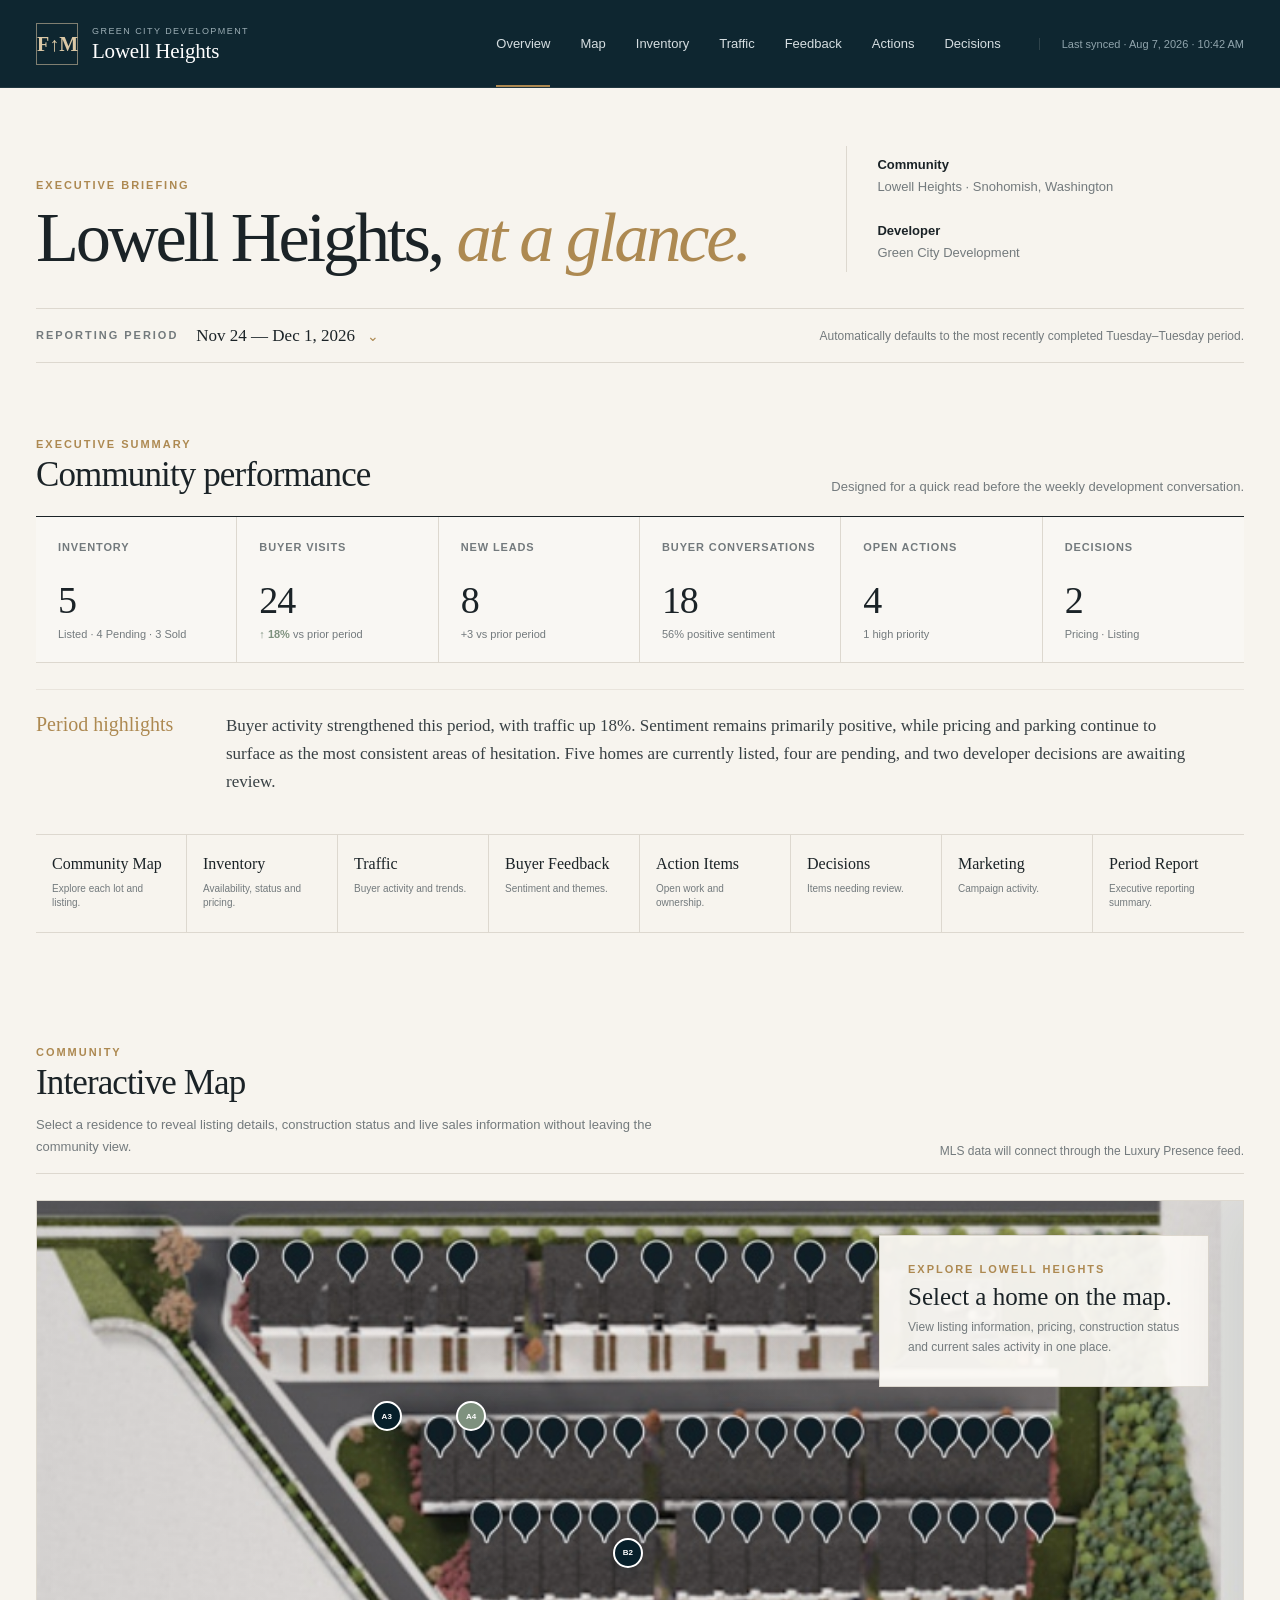
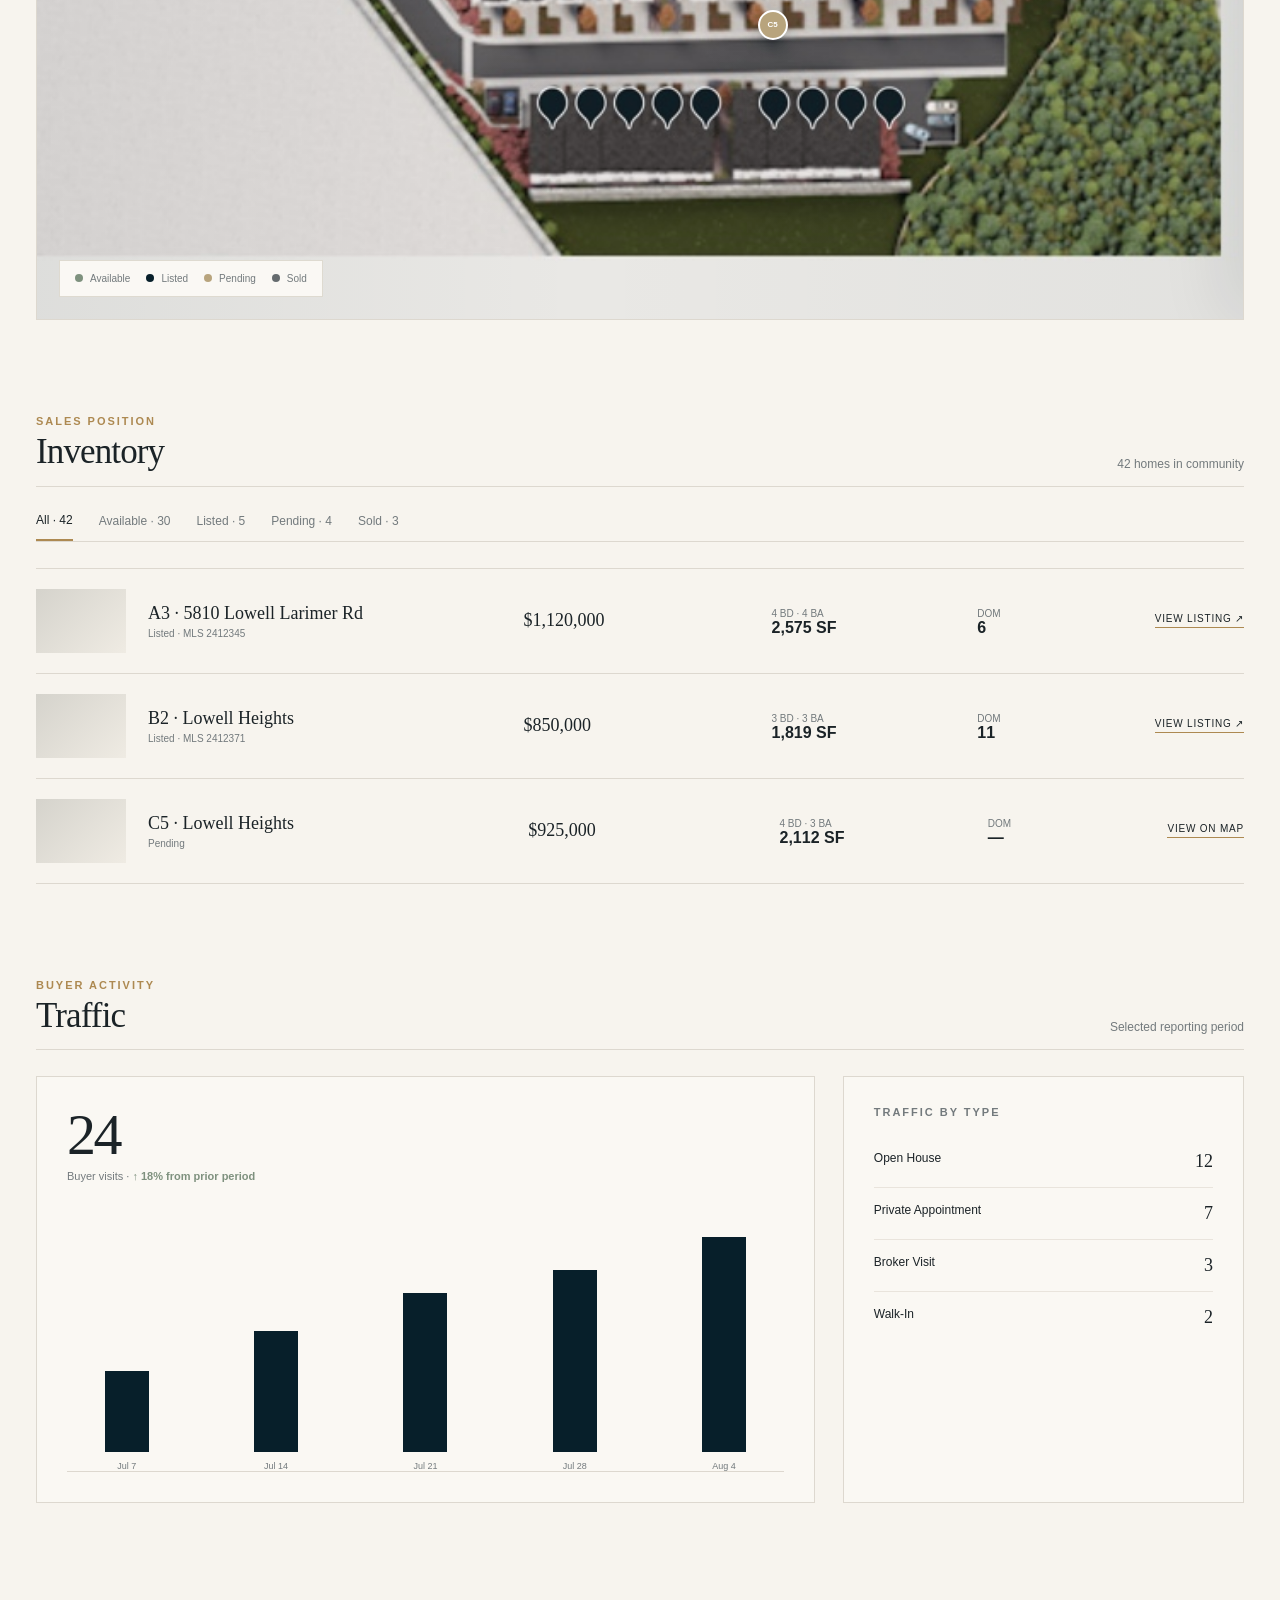
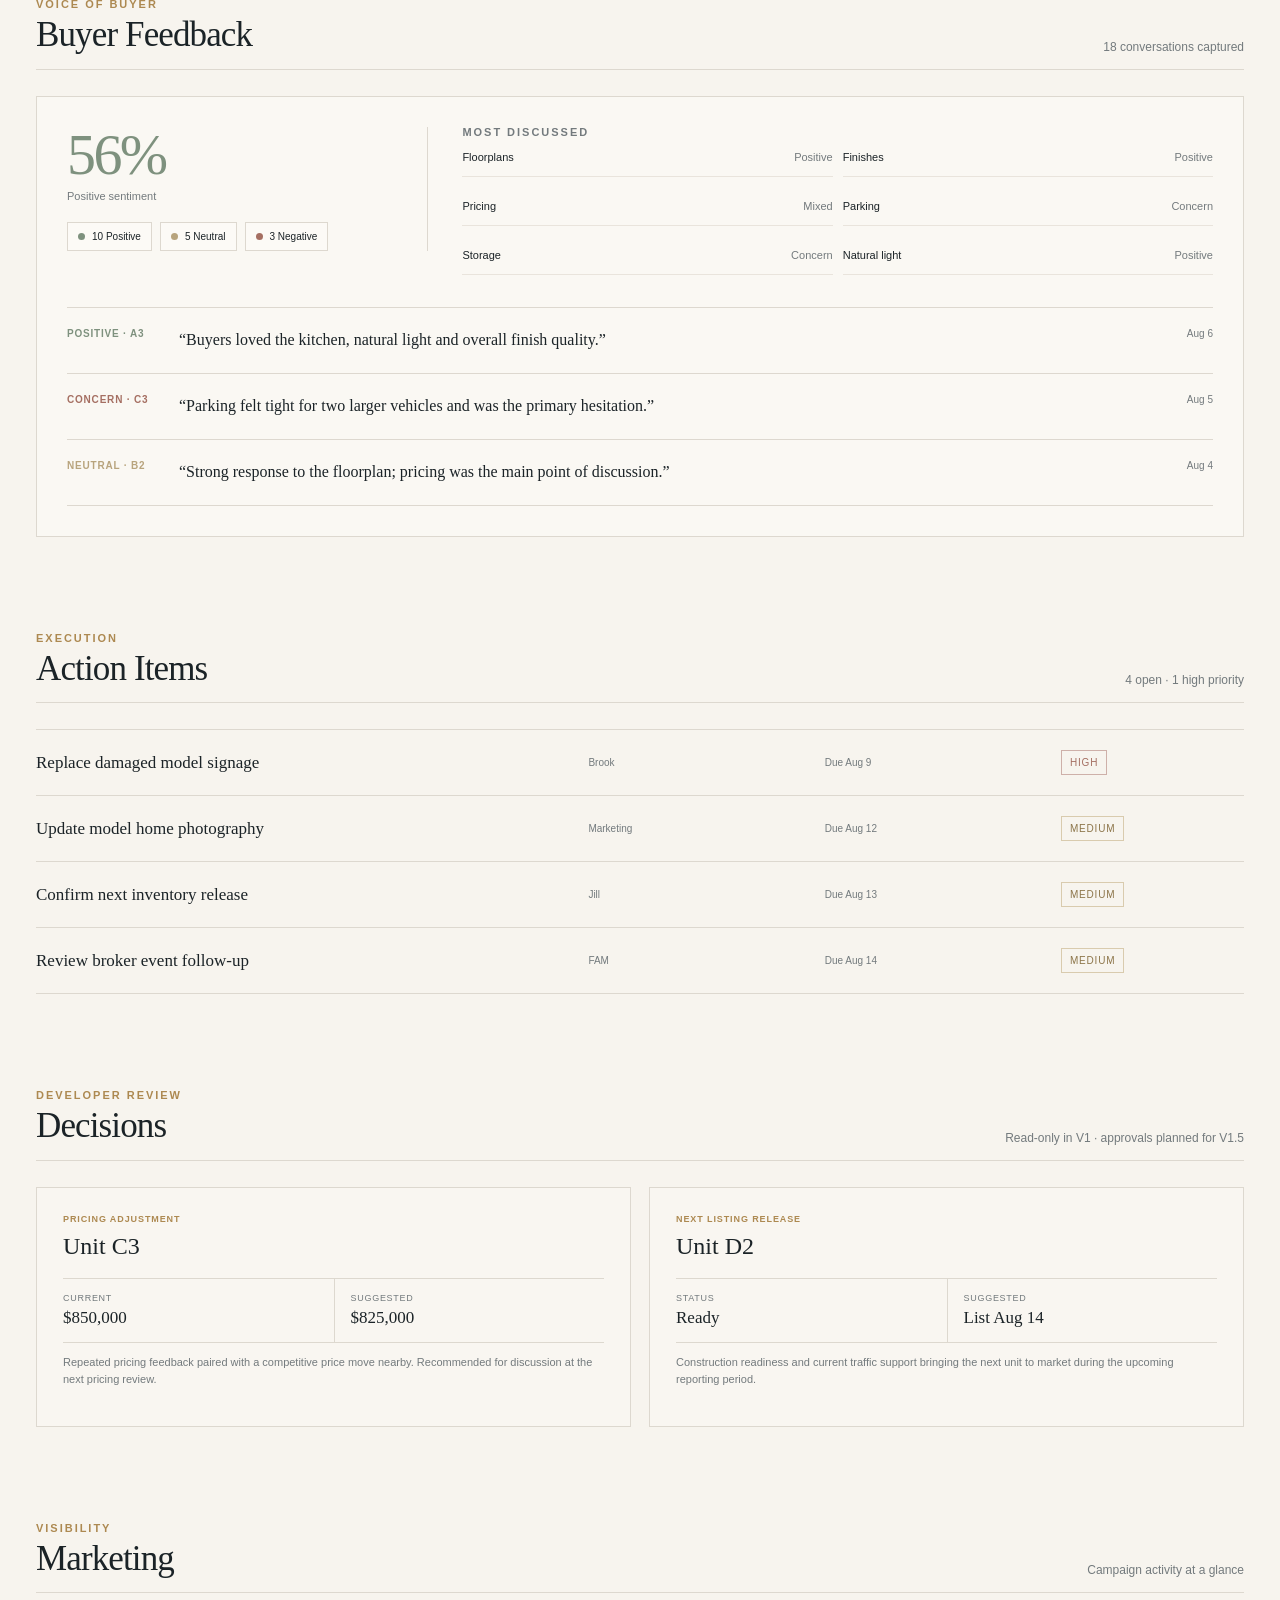
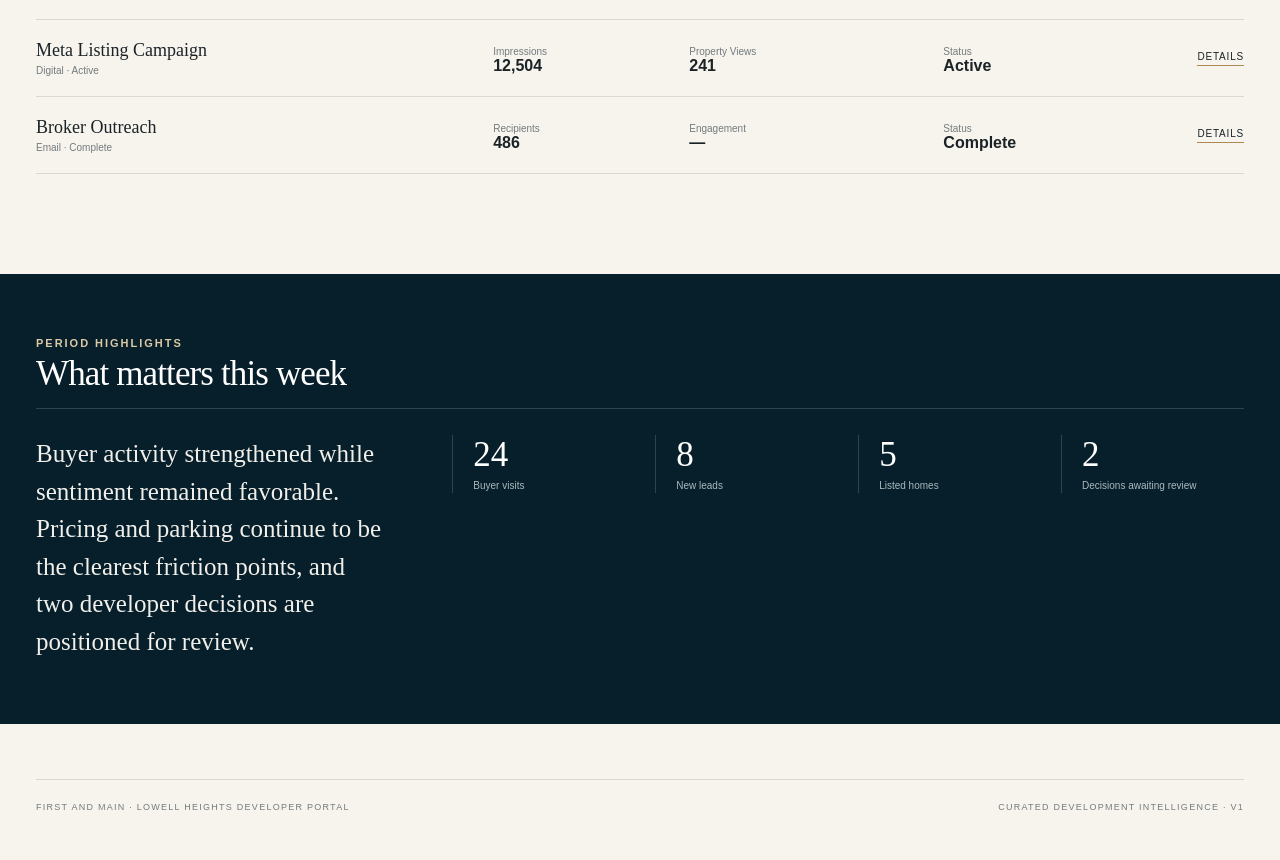
<file: lowell-heights-live-index.html>
<!doctype html>
<html lang="en">
<head>
<meta charset="utf-8">
<meta name="viewport" content="width=device-width, initial-scale=1">
<title>Lowell Heights — Developer Portal</title>
<style>
:root{
  --navy:#071F2A;
  --navy-2:#0D2A36;
  --ivory:#F7F4EE;
  --paper:#FCFAF6;
  --ink:#1B2327;
  --muted:#737A7D;
  --line:#DDD8CF;
  --line-soft:#E9E4DC;
  --bronze:#AD8951;
  --bronze-soft:#DCC9A6;
  --sage:#7E917E;
  --sand:#B8A47D;
  --clay:#A56F62;
  --white:#FFFFFF;
  --shadow:0 24px 70px rgba(6,31,42,.10);
}
*{box-sizing:border-box}
html{scroll-behavior:smooth}
body{
  margin:0;
  color:var(--ink);
  background:var(--ivory);
  font-family:Inter,ui-sans-serif,-apple-system,BlinkMacSystemFont,"Segoe UI",sans-serif;
  -webkit-font-smoothing:antialiased;
}
button,input{font:inherit}
a{color:inherit}
.serif{font-family:"Iowan Old Style","Palatino Linotype",Baskerville,Georgia,serif}
.shell{width:min(1420px,calc(100% - 72px));margin:0 auto}
.eyebrow{
  font-size:11px;
  line-height:1;
  letter-spacing:.18em;
  text-transform:uppercase;
  font-weight:650;
  color:var(--bronze);
}
.topbar{
  position:sticky;top:0;z-index:40;
  height:88px;
  background:rgba(7,31,42,.97);
  color:var(--white);
  backdrop-filter:blur(18px);
  border-bottom:1px solid rgba(255,255,255,.08);
}
.topbar-inner{
  height:100%;display:flex;align-items:center;gap:20px;
}
.logo{
  display:flex;align-items:center;gap:14px;
  min-width:255px;
}
.logo-mark{
  width:42px;height:42px;border:1px solid rgba(220,201,166,.55);
  display:grid;place-items:center;
  color:var(--bronze-soft);
  font:600 20px/1 "Iowan Old Style",Georgia,serif;
}
.logo-copy small{
  display:block;font-size:9px;letter-spacing:.16em;text-transform:uppercase;
  color:#9CAEB5;margin-bottom:5px
}
.logo-copy strong{
  font:500 21px/1 "Iowan Old Style",Georgia,serif;
  letter-spacing:-.01em
}
.primary-nav{
  margin-left:auto;display:flex;align-items:center;gap:30px;height:100%
}
.primary-nav a{
  position:relative;text-decoration:none;color:#D6DEE1;
  font-size:13px;font-weight:500;height:100%;display:flex;align-items:center;
}
.primary-nav a:hover{color:#fff}
.primary-nav a.active:after{
  content:"";position:absolute;height:2px;left:0;right:0;bottom:0;background:var(--bronze)
}
.synced{
  margin-left:18px;padding-left:22px;border-left:1px solid rgba(255,255,255,.13);
  color:#91A5AD;font-size:11px;white-space:nowrap
}

.hero{padding:58px 0 32px}
.hero-row{
  display:grid;grid-template-columns:1.3fr .7fr;gap:72px;align-items:end
}
.hero h1{
  margin:12px 0 0;
  font:500 clamp(48px,5.5vw,78px)/.98 "Iowan Old Style","Palatino Linotype",Baskerville,Georgia,serif;
  letter-spacing:-.045em;
  max-width:840px;
}
.hero h1 em{font-weight:400;color:var(--bronze);font-style:italic}
.hero-meta{
  border-left:1px solid var(--line);
  padding:8px 0 8px 30px;color:var(--muted);font-size:13px;line-height:1.7
}
.hero-meta strong{color:var(--ink);font-weight:600}

.periodbar{
  margin-top:36px;
  display:flex;align-items:center;justify-content:space-between;
  padding:18px 0;border-top:1px solid var(--line);border-bottom:1px solid var(--line)
}
.period-left{display:flex;align-items:center;gap:18px}
.period-display{
  position:relative;
  display:flex;align-items:center;gap:12px;
  font:500 17px/1 "Iowan Old Style",Georgia,serif;
  cursor:pointer;
}
.period-display .chev{font:400 14px/1 sans-serif;color:var(--bronze)}
.period-pop{
  display:none;position:absolute;top:38px;left:0;z-index:20;
  width:370px;background:var(--paper);border:1px solid var(--line);box-shadow:var(--shadow);
  padding:22px
}
.period-pop.open{display:block}
.date-grid{display:grid;grid-template-columns:1fr 1fr;gap:12px;margin-top:14px}
.date-grid label{font-size:10px;color:var(--muted);letter-spacing:.1em;text-transform:uppercase}
.date-grid input{
  margin-top:7px;width:100%;border:1px solid var(--line);background:white;
  padding:10px 11px;color:var(--ink);outline:none
}
.quick-periods{display:flex;gap:8px;flex-wrap:wrap;margin-top:16px}
.quick-periods button,.ghost-btn{
  border:1px solid var(--line);background:transparent;padding:9px 11px;
  color:var(--muted);font-size:11px;cursor:pointer
}
.quick-periods button:hover,.ghost-btn:hover{border-color:var(--bronze);color:var(--ink)}
.period-right{color:var(--muted);font-size:12px}

.summary{padding:44px 0 18px}
.summary-head{
  display:flex;align-items:flex-end;justify-content:space-between;gap:30px;margin-bottom:22px
}
.summary-head h2,.section-head h2{
  margin:7px 0 0;
  font:500 35px/1.05 "Iowan Old Style",Georgia,serif;
  letter-spacing:-.025em
}
.summary-head p{margin:0;color:var(--muted);font-size:13px}
.metrics{
  display:grid;grid-template-columns:repeat(6,1fr);
  background:rgba(255,255,255,.28);
  border-top:1px solid var(--ink);border-bottom:1px solid var(--line)
}
.metric{
  min-height:145px;padding:24px 22px 22px;border-right:1px solid var(--line);
  display:flex;flex-direction:column;justify-content:space-between
}
.metric:last-child{border-right:0}
.metric-label{
  font-size:11px;letter-spacing:.08em;text-transform:uppercase;color:var(--muted);font-weight:600
}
.metric-value{
  margin-top:20px;
  font:400 38px/1 "Iowan Old Style",Georgia,serif;
  letter-spacing:-.03em;color:var(--ink)
}
.metric-sub{font-size:11px;color:var(--muted);margin-top:9px}
.metric-trend{color:var(--sage);font-weight:650}
.period-note{
  margin-top:26px;display:grid;grid-template-columns:160px 1fr;gap:30px;
  padding-top:22px;border-top:1px solid var(--line-soft)
}
.period-note strong{
  font:500 20px/1.2 "Iowan Old Style",Georgia,serif;color:var(--bronze)
}
.period-note p{
  margin:0;max-width:980px;font:400 17px/1.65 "Iowan Old Style",Georgia,serif;
  color:#384044
}

.jumpnav{
  margin-top:38px;border-top:1px solid var(--line);border-bottom:1px solid var(--line);
  display:grid;grid-template-columns:repeat(8,1fr)
}
.jumpnav a{
  position:relative;text-decoration:none;padding:20px 16px 22px;
  border-right:1px solid var(--line);min-height:92px;transition:.2s ease
}
.jumpnav a:last-child{border-right:0}
.jumpnav a:hover{background:rgba(255,255,255,.38)}
.jumpnav a:after{
  content:"";position:absolute;left:16px;right:16px;bottom:-1px;height:2px;
  transform:scaleX(0);transform-origin:left;background:var(--bronze);transition:.2s ease
}
.jumpnav a:hover:after{transform:scaleX(1)}
.jump-title{
  font:500 16px/1.1 "Iowan Old Style",Georgia,serif;margin-bottom:9px
}
.jump-sub{font-size:10px;color:var(--muted);line-height:1.4}

.section{padding:96px 0 0;scroll-margin-top:90px}
.section-head{
  display:flex;align-items:flex-end;justify-content:space-between;gap:24px;
  margin-bottom:26px;padding-bottom:15px;border-bottom:1px solid var(--line)
}
.section-head p{margin:0;color:var(--muted);font-size:12px}
.section-intro{max-width:620px;color:var(--muted);font-size:13px;line-height:1.7;margin-top:12px}

.map-stage{
  position:relative;height:720px;overflow:hidden;
  background:#D9D7D1;border:1px solid var(--line)
}
.map-stage img{
  width:100%;height:100%;object-fit:cover;
  filter:saturate(.72) contrast(.96) brightness(1.04)
}
.map-wash{
  position:absolute;inset:0;
  background:linear-gradient(90deg,rgba(7,31,42,.05),transparent 45%,rgba(7,31,42,.03));
  pointer-events:none
}
.legend{
  position:absolute;left:22px;bottom:22px;
  display:flex;gap:16px;flex-wrap:wrap;
  background:rgba(252,250,246,.94);border:1px solid rgba(221,216,207,.95);
  padding:12px 15px;font-size:10px;color:var(--muted)
}
.legend span{display:flex;align-items:center;gap:7px}
.dot{width:8px;height:8px;border-radius:50%}
.pin{
  position:absolute;transform:translate(-50%,-50%);
  width:30px;height:30px;border-radius:50%;border:2px solid white;
  box-shadow:0 8px 18px rgba(7,31,42,.18);
  color:white;font-size:8px;font-weight:700;cursor:pointer;transition:.2s ease
}
.pin:hover{transform:translate(-50%,-50%) scale(1.12)}
.pin.available{background:var(--sage)}
.pin.listed{background:var(--navy)}
.pin.pending{background:var(--sand)}
.pin.sold{background:#656B6E}

.property-drawer{
  position:absolute;top:0;right:0;height:100%;width:min(410px,38%);
  background:rgba(252,250,246,.98);border-left:1px solid var(--line);
  padding:30px;transform:translateX(100%);transition:transform .28s ease;
  box-shadow:-22px 0 60px rgba(7,31,42,.08)
}
.property-drawer.open{transform:translateX(0)}
.drawer-close{
  position:absolute;right:18px;top:18px;border:0;background:transparent;
  color:var(--muted);font-size:21px;cursor:pointer
}
.drawer-photo{
  height:180px;background:linear-gradient(135deg,#c8cbc7,#ece9e1);margin:-30px -30px 26px;
  position:relative;overflow:hidden
}
.drawer-photo:after{
  content:"Property photography";position:absolute;left:20px;bottom:18px;
  color:#4f595d;font-size:10px;letter-spacing:.12em;text-transform:uppercase
}
.status-chip{
  display:inline-flex;align-items:center;gap:8px;
  font-size:10px;letter-spacing:.1em;text-transform:uppercase;font-weight:700;color:var(--navy)
}
.status-chip:before{content:"";width:7px;height:7px;border-radius:50%;background:var(--navy)}
.drawer h3{
  margin:12px 0 6px;font:500 38px/1 "Iowan Old Style",Georgia,serif;letter-spacing:-.03em
}
.drawer-address{color:var(--muted);font-size:12px;line-height:1.5}
.drawer-price{
  margin-top:24px;font:400 30px/1 "Iowan Old Style",Georgia,serif
}
.facts{display:grid;grid-template-columns:repeat(3,1fr);margin:22px 0;border-top:1px solid var(--line);border-bottom:1px solid var(--line)}
.fact{padding:14px 8px;border-right:1px solid var(--line);text-align:center}
.fact:last-child{border-right:0}
.fact b{display:block;font:500 16px "Iowan Old Style",Georgia,serif}
.fact small{color:var(--muted);font-size:9px;text-transform:uppercase;letter-spacing:.08em}
.drawer-meta{display:grid;gap:10px;font-size:11px;color:var(--muted)}
.drawer-meta div{display:flex;justify-content:space-between;border-bottom:1px solid var(--line-soft);padding-bottom:9px}
.drawer-meta strong{color:var(--ink);font-weight:550}
.cta{
  display:inline-flex;justify-content:center;align-items:center;
  margin-top:26px;width:100%;padding:14px 18px;
  background:var(--navy);color:white;text-decoration:none;
  font-size:11px;letter-spacing:.1em;text-transform:uppercase;font-weight:650
}
.empty-state{
  position:absolute;right:34px;top:34px;width:330px;
  background:rgba(252,250,246,.94);border:1px solid var(--line);padding:28px;
}
.empty-state h4{
  margin:9px 0 8px;font:500 25px/1.05 "Iowan Old Style",Georgia,serif
}
.empty-state p{margin:0;color:var(--muted);font-size:12px;line-height:1.65}

.inventory-tabs{
  display:flex;gap:26px;border-bottom:1px solid var(--line);margin-bottom:26px
}
.inventory-tabs button{
  border:0;background:transparent;padding:0 0 12px;color:var(--muted);font-size:12px;cursor:pointer
}
.inventory-tabs button.active{color:var(--ink);border-bottom:2px solid var(--bronze)}
.property-list{display:grid;gap:0;border-top:1px solid var(--line)}
.property-row{
  display:grid;grid-template-columns:90px 1.25fr .8fr .65fr .55fr auto;
  gap:22px;align-items:center;padding:20px 0;border-bottom:1px solid var(--line)
}
.thumb{width:90px;height:64px;background:linear-gradient(135deg,#D5D3CC,#EFEBE3)}
.property-name strong{font:500 18px "Iowan Old Style",Georgia,serif}
.property-name span,.property-row small{display:block;color:var(--muted);font-size:10px;margin-top:4px}
.row-price{font:500 18px "Iowan Old Style",Georgia,serif}
.text-link{font-size:10px;letter-spacing:.08em;text-transform:uppercase;text-decoration:none;border-bottom:1px solid var(--bronze);padding-bottom:3px}

.two-col{display:grid;grid-template-columns:1.65fr .85fr;gap:28px}
.paper{
  background:rgba(252,250,246,.65);border:1px solid var(--line);padding:30px
}
.big-stat{
  font:400 58px/.95 "Iowan Old Style",Georgia,serif;letter-spacing:-.045em
}
.big-stat-label{font-size:11px;color:var(--muted);margin-top:8px}
.chart{
  height:270px;display:flex;align-items:flex-end;gap:9%;
  border-bottom:1px solid var(--line);padding:35px 16px 0;margin-top:20px
}
.chart-col{flex:1;display:flex;flex-direction:column;align-items:center;justify-content:flex-end;height:100%;gap:9px}
.chart-bar{width:44px;background:var(--navy);min-height:20px}
.chart-label{font-size:9px;color:var(--muted)}
.breakdown{margin-top:18px}
.break-row{
  display:grid;grid-template-columns:1fr auto;gap:20px;padding:15px 0;border-bottom:1px solid var(--line-soft)
}
.break-row:last-child{border-bottom:0}
.break-row span{font-size:12px}
.break-row b{font:500 18px "Iowan Old Style",Georgia,serif}

.sentiment-top{display:grid;grid-template-columns:.65fr 1.35fr;gap:34px;align-items:start}
.sentiment-score{
  padding-right:32px;border-right:1px solid var(--line)
}
.sentiment-score .big-stat{color:var(--sage)}
.sentiment-tags{display:flex;gap:8px;flex-wrap:wrap;margin-top:20px}
.tag{
  display:inline-flex;align-items:center;gap:7px;padding:8px 10px;border:1px solid var(--line);
  background:rgba(255,255,255,.25);font-size:10px
}
.tag.positive:before,.tag.neutral:before,.tag.negative:before{
  content:"";width:7px;height:7px;border-radius:50%
}
.tag.positive:before{background:var(--sage)}
.tag.neutral:before{background:var(--sand)}
.tag.negative:before{background:var(--clay)}
.theme-grid{display:grid;grid-template-columns:repeat(2,1fr);gap:10px}
.theme{
  display:flex;justify-content:space-between;padding:13px 0;border-bottom:1px solid var(--line-soft);
  font-size:11px
}
.theme em{font-style:normal;color:var(--muted)}
.quote-list{margin-top:32px;border-top:1px solid var(--line)}
.quote{
  display:grid;grid-template-columns:92px 1fr 80px;gap:20px;padding:20px 0;border-bottom:1px solid var(--line)
}
.quote-type{font-size:10px;text-transform:uppercase;letter-spacing:.08em;font-weight:650}
.quote-type.pos{color:var(--sage)}
.quote-type.neg{color:var(--clay)}
.quote-type.neu{color:var(--sand)}
.quote q{font:400 16px/1.55 "Iowan Old Style",Georgia,serif}
.quote-date{color:var(--muted);font-size:10px;text-align:right}

.action-list{border-top:1px solid var(--line)}
.action-row{
  display:grid;grid-template-columns:1.6fr .65fr .65fr .55fr;gap:20px;
  padding:20px 0;border-bottom:1px solid var(--line);align-items:center
}
.action-row strong{font:500 17px "Iowan Old Style",Georgia,serif}
.action-row span,.action-row small{font-size:10px;color:var(--muted)}
.priority{
  display:inline-block;width:max-content;padding:6px 8px;border:1px solid var(--line);
  font-size:9px;letter-spacing:.08em;text-transform:uppercase
}
.priority.high{border-color:#CEB0A9;color:var(--clay)}
.priority.medium{border-color:#D9CBAE;color:#8D764B}

.decision-grid{display:grid;grid-template-columns:repeat(2,1fr);gap:18px}
.decision{
  padding:26px;border:1px solid var(--line);background:rgba(252,250,246,.52)
}
.decision .type{font-size:9px;letter-spacing:.1em;text-transform:uppercase;color:var(--bronze);font-weight:700}
.decision h3{font:500 24px/1.1 "Iowan Old Style",Georgia,serif;margin:9px 0 18px}
.decision .compare{display:grid;grid-template-columns:1fr 1fr;border-top:1px solid var(--line);border-bottom:1px solid var(--line)}
.decision .compare div{padding:14px 0}
.decision .compare div+div{border-left:1px solid var(--line);padding-left:16px}
.decision .compare small{display:block;color:var(--muted);font-size:9px;text-transform:uppercase;letter-spacing:.08em}
.decision .compare b{display:block;font:500 17px "Iowan Old Style",Georgia,serif;margin-top:5px}
.decision p{font-size:11px;color:var(--muted);line-height:1.6}

.period-highlight{
  margin-top:100px;background:var(--navy);color:white;padding:64px 0
}
.period-highlight .section-head{border-color:rgba(255,255,255,.16)}
.period-highlight .section-head h2{color:white}
.period-highlight .eyebrow{color:var(--bronze-soft)}
.highlight-grid{display:grid;grid-template-columns:1.3fr repeat(4,.6fr);gap:20px;align-items:start}
.highlight-lead{
  font:400 25px/1.5 "Iowan Old Style",Georgia,serif;color:#F0EFEA;padding-right:46px
}
.highlight-stat{
  border-left:1px solid rgba(255,255,255,.16);padding-left:20px
}
.highlight-stat b{display:block;font:400 35px "Iowan Old Style",Georgia,serif}
.highlight-stat span{font-size:10px;color:#AAB9BE}

footer{
  padding:55px 0 48px;color:var(--muted);font-size:9px;letter-spacing:.14em;text-transform:uppercase
}
.footer-inner{display:flex;justify-content:space-between;border-top:1px solid var(--line);padding-top:22px}

@media(max-width:1100px){
  .primary-nav{display:none}
  .synced{margin-left:auto}
  .metrics{grid-template-columns:repeat(3,1fr)}
  .metric:nth-child(3){border-right:0}.metric:nth-child(-n+3){border-bottom:1px solid var(--line)}
  .jumpnav{grid-template-columns:repeat(4,1fr)}
  .jumpnav a:nth-child(4){border-right:0}
  .jumpnav a:nth-child(-n+4){border-bottom:1px solid var(--line)}
  .two-col{grid-template-columns:1fr}
  .property-drawer{width:47%}
  .highlight-grid{grid-template-columns:1fr 1fr 1fr}
  .highlight-lead{grid-column:1/-1}
}
@media(max-width:720px){
  .shell{width:calc(100% - 30px)}
  .topbar{height:76px}
  .logo{min-width:auto}.logo-copy small{display:none}.logo-copy strong{font-size:17px}
  .synced{display:none}
  .hero{padding-top:38px}.hero-row{grid-template-columns:1fr;gap:28px}
  .hero-meta{border-left:0;border-top:1px solid var(--line);padding:18px 0 0}
  .periodbar{align-items:flex-start;gap:18px;flex-direction:column}
  .period-pop{width:min(350px,calc(100vw - 40px))}
  .metrics{grid-template-columns:repeat(2,1fr)}
  .metric:nth-child(n){border-bottom:1px solid var(--line)}
  .metric:nth-child(even){border-right:0}
  .period-note{grid-template-columns:1fr;gap:10px}
  .jumpnav{grid-template-columns:repeat(2,1fr)}
  .jumpnav a:nth-child(even){border-right:0}
  .section{padding-top:68px}
  .map-stage{height:560px}
  .empty-state{left:15px;right:15px;top:15px;width:auto}
  .property-drawer{top:auto;bottom:0;width:100%;height:auto;max-height:72%;transform:translateY(100%);border-left:0;border-top:1px solid var(--line)}
  .property-drawer.open{transform:translateY(0)}
  .drawer-photo{display:none}
  .property-row{grid-template-columns:65px 1fr auto;gap:14px}
  .property-row>:nth-child(3),.property-row>:nth-child(4),.property-row>:nth-child(5){display:none}
  .thumb{width:65px;height:50px}
  .sentiment-top{grid-template-columns:1fr}.sentiment-score{border-right:0;border-bottom:1px solid var(--line);padding:0 0 22px}
  .quote{grid-template-columns:1fr}.quote-date{text-align:left}
  .action-row{grid-template-columns:1fr 1fr}.action-row>:last-child{text-align:right}
  .decision-grid{grid-template-columns:1fr}
  .highlight-grid{grid-template-columns:1fr 1fr}
  .highlight-lead{grid-column:1/-1}
}
</style>
</head>
<body>
<header class="topbar">
  <div class="shell topbar-inner">
    <div class="logo">
      <div class="logo-mark">F↑M</div>
      <div class="logo-copy">
        <small>Green City Development</small>
        <strong>Lowell Heights</strong>
      </div>
    </div>
    <nav class="primary-nav">
      <a class="active" href="#overview">Overview</a>
      <a href="#map">Map</a>
      <a href="#inventory">Inventory</a>
      <a href="#traffic">Traffic</a>
      <a href="#feedback">Feedback</a>
      <a href="#actions">Actions</a>
      <a href="#decisions">Decisions</a>
    </nav>
    <div class="synced">Last synced · Aug 7, 2026 · 10:42 AM</div>
  </div>
</header>

<main id="overview">
  <section class="hero shell">
    <div class="hero-row">
      <div>
        <div class="eyebrow">Executive Briefing</div>
        <h1>Lowell Heights, <em>at a glance.</em></h1>
      </div>
      <div class="hero-meta">
        <strong>Community</strong><br>
        Lowell Heights · Snohomish, Washington<br><br>
        <strong>Developer</strong><br>
        Green City Development
      </div>
    </div>

    <div class="periodbar">
      <div class="period-left">
        <span class="eyebrow" style="color:var(--muted)">Reporting period</span>
        <div class="period-display" id="periodToggle">
          <span id="periodText">Jul 28 — Aug 4, 2026</span><span class="chev">⌄</span>
          <div class="period-pop" id="periodPop">
            <div class="eyebrow">Choose reporting period</div>
            <div class="date-grid">
              <label>Start<input id="startDate" type="date"></label>
              <label>End<input id="endDate" type="date"></label>
            </div>
            <div class="quick-periods">
              <button data-range="prev">Previous Tue–Tue</button>
              <button data-range="30">30 days</button>
              <button data-range="90">90 days</button>
            </div>
          </div>
        </div>
      </div>
      <div class="period-right">Automatically defaults to the most recently completed Tuesday–Tuesday period.</div>
    </div>
  </section>

  <section class="summary shell">
    <div class="summary-head">
      <div>
        <div class="eyebrow">Executive Summary</div>
        <h2>Community performance</h2>
      </div>
      <p>Designed for a quick read before the weekly development conversation.</p>
    </div>

    <div class="metrics">
      <div class="metric"><div class="metric-label">Inventory</div><div><div class="metric-value">5</div><div class="metric-sub">Listed · 4 Pending · 3 Sold</div></div></div>
      <div class="metric"><div class="metric-label">Buyer Visits</div><div><div class="metric-value">24</div><div class="metric-sub"><span class="metric-trend">↑ 18%</span> vs prior period</div></div></div>
      <div class="metric"><div class="metric-label">New Leads</div><div><div class="metric-value">8</div><div class="metric-sub">+3 vs prior period</div></div></div>
      <div class="metric"><div class="metric-label">Buyer Conversations</div><div><div class="metric-value">18</div><div class="metric-sub">56% positive sentiment</div></div></div>
      <div class="metric"><div class="metric-label">Open Actions</div><div><div class="metric-value">4</div><div class="metric-sub">1 high priority</div></div></div>
      <div class="metric"><div class="metric-label">Decisions</div><div><div class="metric-value">2</div><div class="metric-sub">Pricing · Listing</div></div></div>
    </div>

    <div class="period-note">
      <strong>Period highlights</strong>
      <p>Buyer activity strengthened this period, with traffic up 18%. Sentiment remains primarily positive, while pricing and parking continue to surface as the most consistent areas of hesitation. Five homes are currently listed, four are pending, and two developer decisions are awaiting review.</p>
    </div>

    <nav class="jumpnav">
      <a href="#map"><div class="jump-title">Community Map</div><div class="jump-sub">Explore each lot and listing.</div></a>
      <a href="#inventory"><div class="jump-title">Inventory</div><div class="jump-sub">Availability, status and pricing.</div></a>
      <a href="#traffic"><div class="jump-title">Traffic</div><div class="jump-sub">Buyer activity and trends.</div></a>
      <a href="#feedback"><div class="jump-title">Buyer Feedback</div><div class="jump-sub">Sentiment and themes.</div></a>
      <a href="#actions"><div class="jump-title">Action Items</div><div class="jump-sub">Open work and ownership.</div></a>
      <a href="#decisions"><div class="jump-title">Decisions</div><div class="jump-sub">Items needing review.</div></a>
      <a href="#marketing"><div class="jump-title">Marketing</div><div class="jump-sub">Campaign activity.</div></a>
      <a href="#period"><div class="jump-title">Period Report</div><div class="jump-sub">Executive reporting summary.</div></a>
    </nav>
  </section>

  <section id="map" class="section shell">
    <div class="section-head">
      <div>
        <div class="eyebrow">Community</div>
        <h2>Interactive Map</h2>
        <div class="section-intro">Select a residence to reveal listing details, construction status and live sales information without leaving the community view.</div>
      </div>
      <p>MLS data will connect through the Luxury Presence feed.</p>
    </div>

    <div class="map-stage">
      <img src="[data-uri]" alt="Lowell Heights community map">
      <div class="map-wash"></div>
      <button class="pin listed" style="left:29%;top:30%" data-unit="A3">A3</button>
      <button class="pin available" style="left:36%;top:30%" data-unit="A4">A4</button>
      <button class="pin listed" style="left:49%;top:49%" data-unit="B2">B2</button>
      <button class="pin pending" style="left:61%;top:59%" data-unit="C5">C5</button>

      <div class="empty-state" id="emptyMap">
        <div class="eyebrow">Explore Lowell Heights</div>
        <h4>Select a home on the map.</h4>
        <p>View listing information, pricing, construction status and current sales activity in one place.</p>
      </div>

      <aside class="property-drawer" id="drawer">
        <button class="drawer-close" id="drawerClose">×</button>
        <div class="drawer-photo"></div>
        <div class="status-chip" id="drawerStatus">Listed</div>
        <h3 id="drawerUnit">A3</h3>
        <div class="drawer-address" id="drawerAddress">5810 Lowell Larimer Rd · Unit A3</div>
        <div class="drawer-price" id="drawerPrice">$1,120,000</div>
        <div class="facts">
          <div class="fact"><b id="drawerBeds">4</b><small>Beds</small></div>
          <div class="fact"><b id="drawerBaths">4</b><small>Baths</small></div>
          <div class="fact"><b id="drawerSqft">2,575</b><small>Sq Ft</small></div>
        </div>
        <div class="drawer-meta">
          <div><span>MLS</span><strong id="drawerMls">2412345</strong></div>
          <div><span>Days on Market</span><strong id="drawerDom">6</strong></div>
          <div><span>Construction</span><strong id="drawerConstruction">Complete</strong></div>
        </div>
        <a class="cta" href="#" onclick="return false">View First And Main Listing ↗</a>
      </aside>

      <div class="legend">
        <span><i class="dot" style="background:var(--sage)"></i>Available</span>
        <span><i class="dot" style="background:var(--navy)"></i>Listed</span>
        <span><i class="dot" style="background:var(--sand)"></i>Pending</span>
        <span><i class="dot" style="background:#656B6E"></i>Sold</span>
      </div>
    </div>
  </section>

  <section id="inventory" class="section shell">
    <div class="section-head">
      <div><div class="eyebrow">Sales Position</div><h2>Inventory</h2></div>
      <p>42 homes in community</p>
    </div>
    <div class="inventory-tabs">
      <button class="active">All · 42</button><button>Available · 30</button><button>Listed · 5</button><button>Pending · 4</button><button>Sold · 3</button>
    </div>
    <div class="property-list">
      <div class="property-row">
        <div class="thumb"></div><div class="property-name"><strong>A3 · 5810 Lowell Larimer Rd</strong><span>Listed · MLS 2412345</span></div>
        <div class="row-price">$1,120,000</div><div><small>4 BD · 4 BA</small><strong>2,575 SF</strong></div><div><small>DOM</small><strong>6</strong></div><a class="text-link" href="#">View listing ↗</a>
      </div>
      <div class="property-row">
        <div class="thumb"></div><div class="property-name"><strong>B2 · Lowell Heights</strong><span>Listed · MLS 2412371</span></div>
        <div class="row-price">$850,000</div><div><small>3 BD · 3 BA</small><strong>1,819 SF</strong></div><div><small>DOM</small><strong>11</strong></div><a class="text-link" href="#">View listing ↗</a>
      </div>
      <div class="property-row">
        <div class="thumb"></div><div class="property-name"><strong>C5 · Lowell Heights</strong><span>Pending</span></div>
        <div class="row-price">$925,000</div><div><small>4 BD · 3 BA</small><strong>2,112 SF</strong></div><div><small>DOM</small><strong>—</strong></div><a class="text-link" href="#map">View on map</a>
      </div>
    </div>
  </section>

  <section id="traffic" class="section shell">
    <div class="section-head">
      <div><div class="eyebrow">Buyer Activity</div><h2>Traffic</h2></div>
      <p>Selected reporting period</p>
    </div>
    <div class="two-col">
      <div class="paper">
        <div class="big-stat">24</div>
        <div class="big-stat-label">Buyer visits · <span class="metric-trend">↑ 18% from prior period</span></div>
        <div class="chart">
          <div class="chart-col"><div class="chart-bar" style="height:35%"></div><div class="chart-label">Jul 7</div></div>
          <div class="chart-col"><div class="chart-bar" style="height:52%"></div><div class="chart-label">Jul 14</div></div>
          <div class="chart-col"><div class="chart-bar" style="height:68%"></div><div class="chart-label">Jul 21</div></div>
          <div class="chart-col"><div class="chart-bar" style="height:78%"></div><div class="chart-label">Jul 28</div></div>
          <div class="chart-col"><div class="chart-bar" style="height:92%"></div><div class="chart-label">Aug 4</div></div>
        </div>
      </div>
      <div class="paper">
        <div class="eyebrow" style="color:var(--muted)">Traffic by type</div>
        <div class="breakdown">
          <div class="break-row"><span>Open House</span><b>12</b></div>
          <div class="break-row"><span>Private Appointment</span><b>7</b></div>
          <div class="break-row"><span>Broker Visit</span><b>3</b></div>
          <div class="break-row"><span>Walk-In</span><b>2</b></div>
        </div>
      </div>
    </div>
  </section>

  <section id="feedback" class="section shell">
    <div class="section-head">
      <div><div class="eyebrow">Voice of Buyer</div><h2>Buyer Feedback</h2></div>
      <p>18 conversations captured</p>
    </div>
    <div class="paper">
      <div class="sentiment-top">
        <div class="sentiment-score">
          <div class="big-stat">56%</div>
          <div class="big-stat-label">Positive sentiment</div>
          <div class="sentiment-tags">
            <span class="tag positive">10 Positive</span>
            <span class="tag neutral">5 Neutral</span>
            <span class="tag negative">3 Negative</span>
          </div>
        </div>
        <div>
          <div class="eyebrow" style="color:var(--muted)">Most discussed</div>
          <div class="theme-grid">
            <div class="theme"><span>Floorplans</span><em>Positive</em></div>
            <div class="theme"><span>Finishes</span><em>Positive</em></div>
            <div class="theme"><span>Pricing</span><em>Mixed</em></div>
            <div class="theme"><span>Parking</span><em>Concern</em></div>
            <div class="theme"><span>Storage</span><em>Concern</em></div>
            <div class="theme"><span>Natural light</span><em>Positive</em></div>
          </div>
        </div>
      </div>
      <div class="quote-list">
        <div class="quote"><div class="quote-type pos">Positive · A3</div><q>Buyers loved the kitchen, natural light and overall finish quality.</q><div class="quote-date">Aug 6</div></div>
        <div class="quote"><div class="quote-type neg">Concern · C3</div><q>Parking felt tight for two larger vehicles and was the primary hesitation.</q><div class="quote-date">Aug 5</div></div>
        <div class="quote"><div class="quote-type neu">Neutral · B2</div><q>Strong response to the floorplan; pricing was the main point of discussion.</q><div class="quote-date">Aug 4</div></div>
      </div>
    </div>
  </section>

  <section id="actions" class="section shell">
    <div class="section-head">
      <div><div class="eyebrow">Execution</div><h2>Action Items</h2></div>
      <p>4 open · 1 high priority</p>
    </div>
    <div class="action-list">
      <div class="action-row"><strong>Replace damaged model signage</strong><span>Brook</span><span>Due Aug 9</span><span class="priority high">High</span></div>
      <div class="action-row"><strong>Update model home photography</strong><span>Marketing</span><span>Due Aug 12</span><span class="priority medium">Medium</span></div>
      <div class="action-row"><strong>Confirm next inventory release</strong><span>Jill</span><span>Due Aug 13</span><span class="priority medium">Medium</span></div>
      <div class="action-row"><strong>Review broker event follow-up</strong><span>FAM</span><span>Due Aug 14</span><span class="priority medium">Medium</span></div>
    </div>
  </section>

  <section id="decisions" class="section shell">
    <div class="section-head">
      <div><div class="eyebrow">Developer Review</div><h2>Decisions</h2></div>
      <p>Read-only in V1 · approvals planned for V1.5</p>
    </div>
    <div class="decision-grid">
      <article class="decision">
        <div class="type">Pricing Adjustment</div>
        <h3>Unit C3</h3>
        <div class="compare"><div><small>Current</small><b>$850,000</b></div><div><small>Suggested</small><b>$825,000</b></div></div>
        <p>Repeated pricing feedback paired with a competitive price move nearby. Recommended for discussion at the next pricing review.</p>
      </article>
      <article class="decision">
        <div class="type">Next Listing Release</div>
        <h3>Unit D2</h3>
        <div class="compare"><div><small>Status</small><b>Ready</b></div><div><small>Suggested</small><b>List Aug 14</b></div></div>
        <p>Construction readiness and current traffic support bringing the next unit to market during the upcoming reporting period.</p>
      </article>
    </div>
  </section>

  <section id="marketing" class="section shell">
    <div class="section-head">
      <div><div class="eyebrow">Visibility</div><h2>Marketing</h2></div>
      <p>Campaign activity at a glance</p>
    </div>
    <div class="property-list">
      <div class="property-row" style="grid-template-columns:1.5fr .6fr .8fr .8fr auto">
        <div class="property-name"><strong>Meta Listing Campaign</strong><span>Digital · Active</span></div><div><small>Impressions</small><strong>12,504</strong></div><div><small>Property Views</small><strong>241</strong></div><div><small>Status</small><strong>Active</strong></div><a class="text-link" href="#">Details</a>
      </div>
      <div class="property-row" style="grid-template-columns:1.5fr .6fr .8fr .8fr auto">
        <div class="property-name"><strong>Broker Outreach</strong><span>Email · Complete</span></div><div><small>Recipients</small><strong>486</strong></div><div><small>Engagement</small><strong>—</strong></div><div><small>Status</small><strong>Complete</strong></div><a class="text-link" href="#">Details</a>
      </div>
    </div>
  </section>

  <section id="period" class="period-highlight">
    <div class="shell">
      <div class="section-head">
        <div><div class="eyebrow">Period Highlights</div><h2>What matters this week</h2></div>
      </div>
      <div class="highlight-grid">
        <div class="highlight-lead">Buyer activity strengthened while sentiment remained favorable. Pricing and parking continue to be the clearest friction points, and two developer decisions are positioned for review.</div>
        <div class="highlight-stat"><b>24</b><span>Buyer visits</span></div>
        <div class="highlight-stat"><b>8</b><span>New leads</span></div>
        <div class="highlight-stat"><b>5</b><span>Listed homes</span></div>
        <div class="highlight-stat"><b>2</b><span>Decisions awaiting review</span></div>
      </div>
    </div>
  </section>
</main>

<footer>
  <div class="shell footer-inner">
    <span>First And Main · Lowell Heights Developer Portal</span>
    <span>Curated development intelligence · V1</span>
  </div>
</footer>

<script>
const unitData = {
  A3:{status:"Listed",address:"5810 Lowell Larimer Rd · Unit A3",price:"$1,120,000",beds:"4",baths:"4",sqft:"2,575",mls:"2412345",dom:"6",construction:"Complete"},
  A4:{status:"Available",address:"Lowell Heights · Unit A4",price:"$1,075,000",beds:"4",baths:"3",sqft:"2,410",mls:"—",dom:"—",construction:"Final finishes"},
  B2:{status:"Listed",address:"Lowell Heights · Unit B2",price:"$850,000",beds:"3",baths:"3",sqft:"1,819",mls:"2412371",dom:"11",construction:"Complete"},
  C5:{status:"Pending",address:"Lowell Heights · Unit C5",price:"$925,000",beds:"4",baths:"3",sqft:"2,112",mls:"2412219",dom:"—",construction:"Complete"}
};
const drawer=document.getElementById("drawer"), empty=document.getElementById("emptyMap");
document.querySelectorAll(".pin").forEach(pin=>{
  pin.addEventListener("click",()=>{
    const d=unitData[pin.dataset.unit];
    document.getElementById("drawerStatus").textContent=d.status;
    document.getElementById("drawerUnit").textContent=pin.dataset.unit;
    document.getElementById("drawerAddress").textContent=d.address;
    document.getElementById("drawerPrice").textContent=d.price;
    document.getElementById("drawerBeds").textContent=d.beds;
    document.getElementById("drawerBaths").textContent=d.baths;
    document.getElementById("drawerSqft").textContent=d.sqft;
    document.getElementById("drawerMls").textContent=d.mls;
    document.getElementById("drawerDom").textContent=d.dom;
    document.getElementById("drawerConstruction").textContent=d.construction;
    empty.style.display="none";drawer.classList.add("open");
  });
});
document.getElementById("drawerClose").addEventListener("click",()=>{drawer.classList.remove("open");empty.style.display="block"});

const toggle=document.getElementById("periodToggle"), pop=document.getElementById("periodPop");
toggle.addEventListener("click",e=>{
  if(e.target.closest("input,button")) return;
  pop.classList.toggle("open");
});
document.addEventListener("click",e=>{
  if(!toggle.contains(e.target)) pop.classList.remove("open");
});
function fmt(d){return d.toLocaleDateString("en-US",{month:"short",day:"numeric",year:"numeric"})}
function isoLocal(d){const x=new Date(d.getTime()-d.getTimezoneOffset()*60000);return x.toISOString().slice(0,10)}
function mostRecentCompletedTuesday(){
  const now=new Date();
  let d=new Date(now);
  const diff=(d.getDay()-2+7)%7;
  d.setDate(d.getDate()-diff);
  d.setHours(0,0,0,0);
  if(diff===0) d.setDate(d.getDate()-7);
  return d;
}
function applyRange(start,end){
  document.getElementById("startDate").value=isoLocal(start);
  document.getElementById("endDate").value=isoLocal(end);
  const text=fmt(start).replace(", "+start.getFullYear(),"")+" — "+fmt(end);
  document.getElementById("periodText").textContent=text;
}
function setPrev(){
  const end=mostRecentCompletedTuesday(), start=new Date(end);
  start.setDate(end.getDate()-7);applyRange(start,end)
}
setPrev();
document.querySelectorAll("[data-range]").forEach(b=>b.addEventListener("click",()=>{
  const range=b.dataset.range;
  if(range==="prev"){setPrev();return}
  const end=new Date(),start=new Date();
  start.setDate(end.getDate()-Number(range));applyRange(start,end)
}));
["startDate","endDate"].forEach(id=>document.getElementById(id).addEventListener("change",()=>{
  const s=new Date(document.getElementById("startDate").value+"T00:00:00");
  const e=new Date(document.getElementById("endDate").value+"T00:00:00");
  if(!isNaN(s)&&!isNaN(e)) document.getElementById("periodText").textContent=fmt(s).replace(", "+s.getFullYear(),"")+" — "+fmt(e)
}));
</script>
</body>
</html>
</file>
